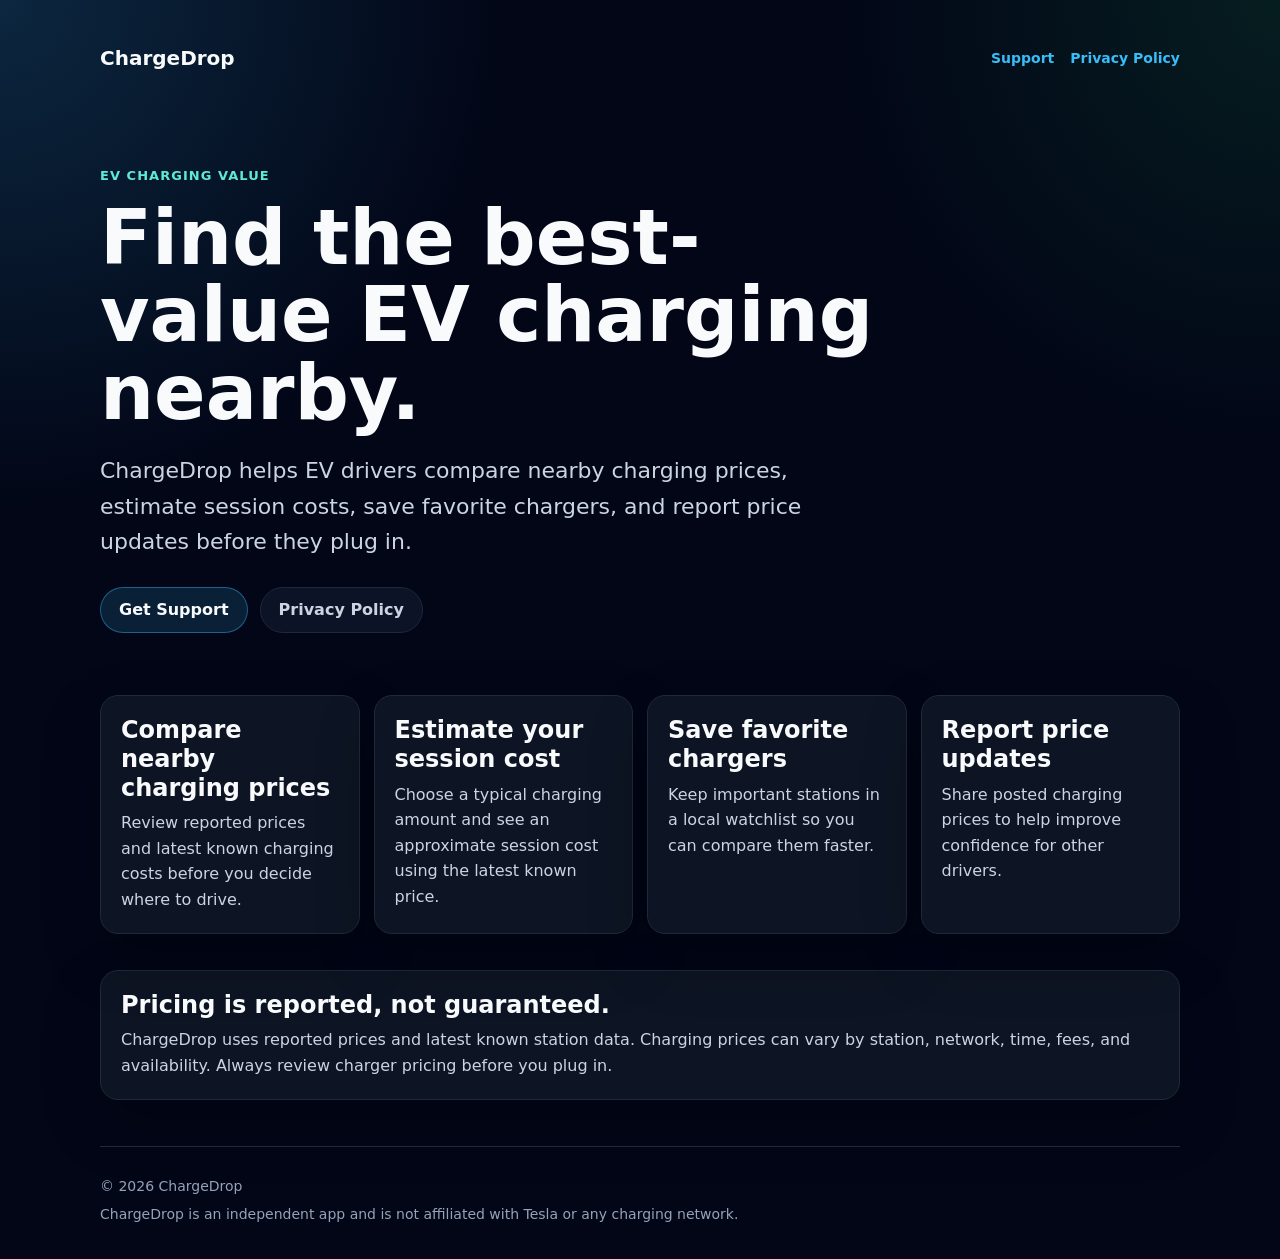
<file: index.html>
<!doctype html>
<html lang="en">
  <head>
    <meta charset="utf-8" />
    <meta name="viewport" content="width=device-width, initial-scale=1" />
    <title>ChargeDrop - EV charging value nearby</title>
    <meta
      name="description"
      content="ChargeDrop helps EV drivers compare nearby reported charging prices, estimate session costs, save favorite chargers, and report price updates."
    />
    <link rel="stylesheet" href="./styles.css" />
  </head>
  <body>
    <main class="page">
      <nav class="nav" aria-label="Primary">
        <a class="brand" href="/chargedrop-website/">ChargeDrop</a>
        <div class="nav-links">
          <a href="/chargedrop-website/support/">Support</a>
          <a href="/chargedrop-website/privacy/">Privacy Policy</a>
        </div>
      </nav>

      <section class="hero">
        <p class="eyebrow">EV charging value</p>
        <h1>Find the best-value EV charging nearby.</h1>
        <p class="lead">
          ChargeDrop helps EV drivers compare nearby charging prices, estimate
          session costs, save favorite chargers, and report price updates before
          they plug in.
        </p>
        <div class="actions">
          <a class="button" href="/chargedrop-website/support/">Get Support</a>
          <a class="button secondary" href="/chargedrop-website/privacy/">Privacy Policy</a>
        </div>
      </section>

      <section class="grid" aria-label="ChargeDrop features">
        <article class="card">
          <h2>Compare nearby charging prices</h2>
          <p>
            Review reported prices and latest known charging costs before you
            decide where to drive.
          </p>
        </article>
        <article class="card">
          <h2>Estimate your session cost</h2>
          <p>
            Choose a typical charging amount and see an approximate session cost
            using the latest known price.
          </p>
        </article>
        <article class="card">
          <h2>Save favorite chargers</h2>
          <p>
            Keep important stations in a local watchlist so you can compare them
            faster.
          </p>
        </article>
        <article class="card">
          <h2>Report price updates</h2>
          <p>
            Share posted charging prices to help improve confidence for other
            drivers.
          </p>
        </article>
      </section>

      <section class="card">
        <h2>Pricing is reported, not guaranteed.</h2>
        <p>
          ChargeDrop uses reported prices and latest known station data. Charging
          prices can vary by station, network, time, fees, and availability.
          Always review charger pricing before you plug in.
        </p>
      </section>

      <footer class="footer">
        <p>&copy; 2026 ChargeDrop</p>
        <p>
          ChargeDrop is an independent app and is not affiliated with Tesla or
          any charging network.
        </p>
      </footer>
    </main>
  </body>
</html>
</file>
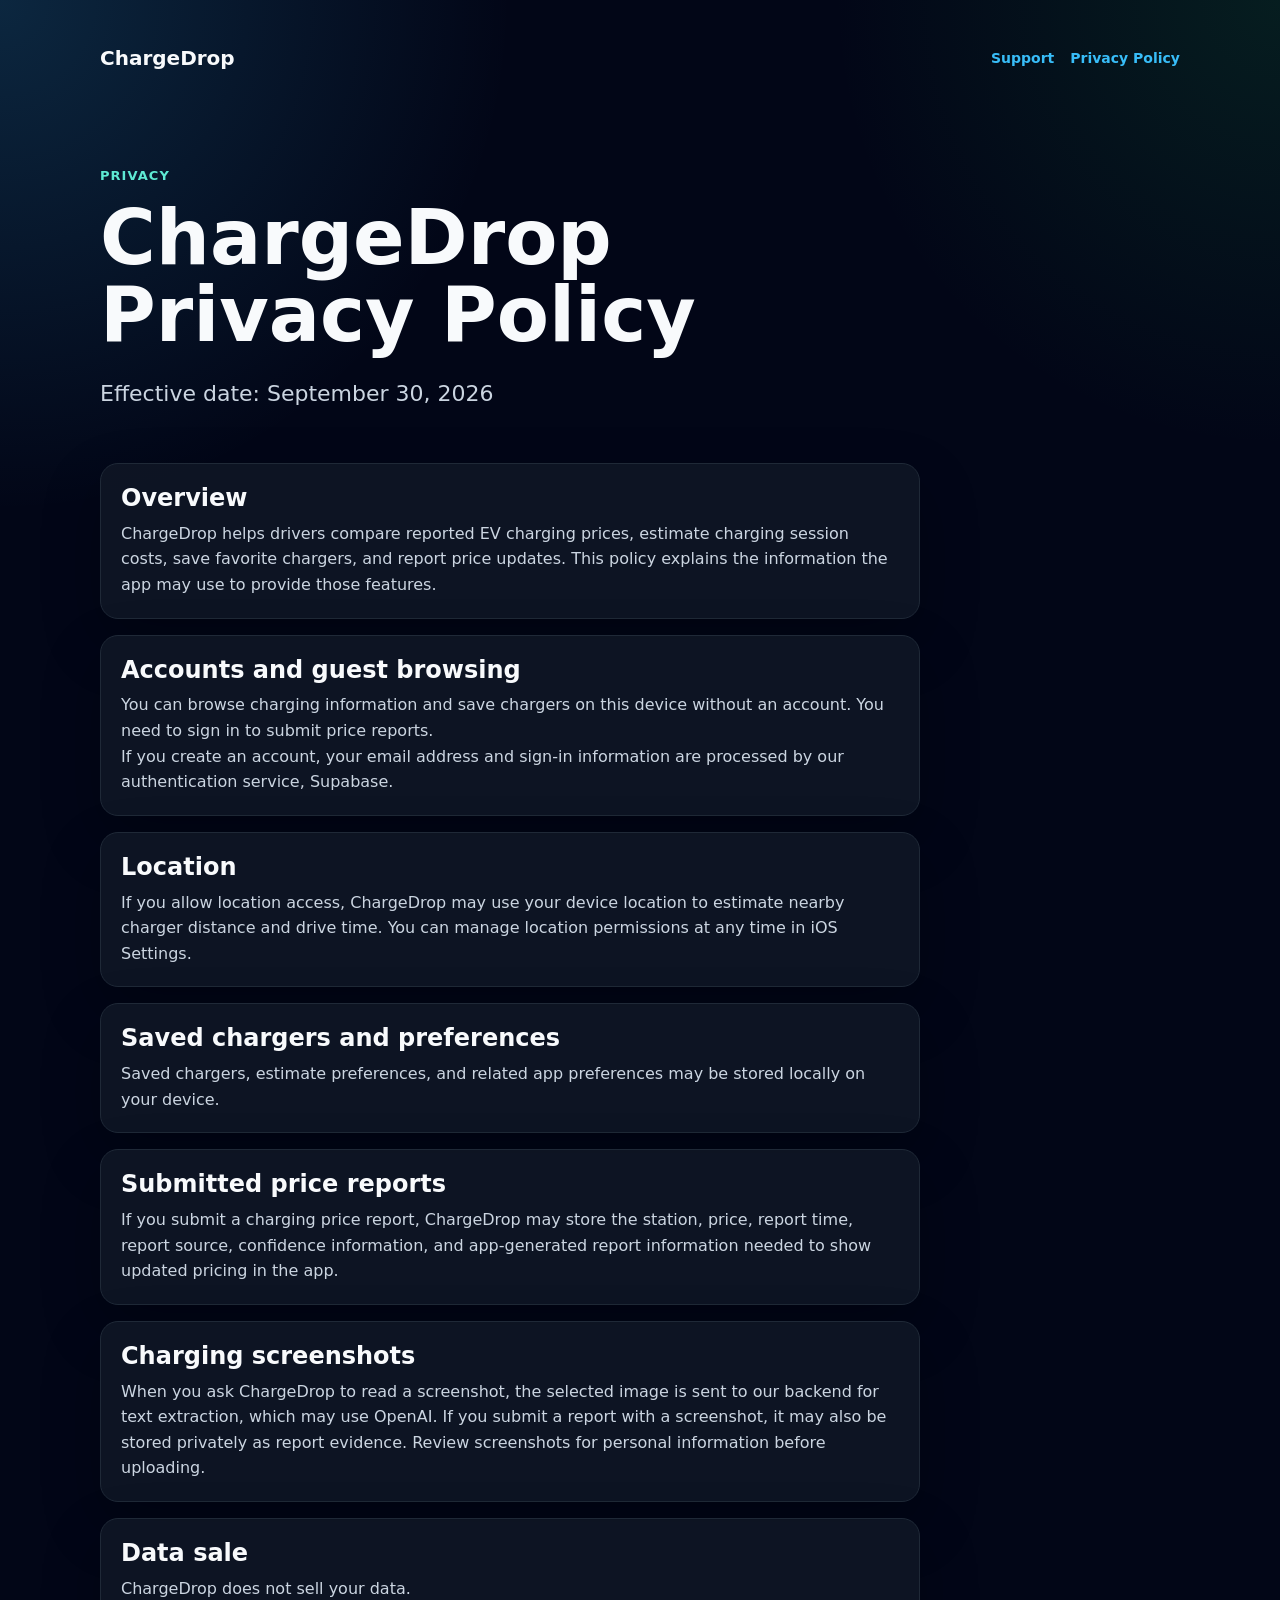
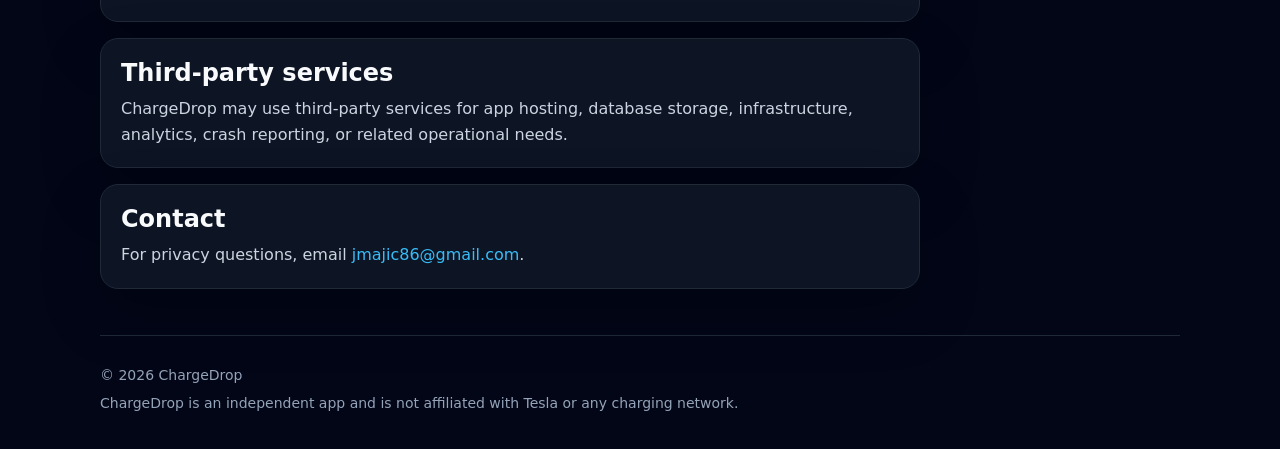
<file: privacy/index.html>
<!doctype html>
<html lang="en">
  <head>
    <meta charset="utf-8" />
    <meta name="viewport" content="width=device-width, initial-scale=1" />
    <title>ChargeDrop Privacy Policy</title>
    <meta
      name="description"
      content="ChargeDrop Privacy Policy covering location use, local saved preferences, submitted price reports, screenshots, and third-party services."
    />
    <link rel="stylesheet" href="../styles.css" />
  </head>
  <body>
    <main class="page">
      <nav class="nav" aria-label="Primary">
        <a class="brand" href="/chargedrop-website/">ChargeDrop</a>
        <div class="nav-links">
          <a href="/chargedrop-website/support/">Support</a>
          <a href="/chargedrop-website/privacy/">Privacy Policy</a>
        </div>
      </nav>

      <section class="hero">
        <p class="eyebrow">Privacy</p>
        <h1>ChargeDrop Privacy Policy</h1>
        <p class="lead">Effective date: September 30, 2026</p>
      </section>

      <section class="content">
        <article class="card">
          <h2>Overview</h2>
          <p>
            ChargeDrop helps drivers compare reported EV charging prices,
            estimate charging session costs, save favorite chargers, and report
            price updates. This policy explains the information the app may use
            to provide those features.
          </p>
        </article>

        <article class="card">
          <h2>Accounts and guest browsing</h2>
          <p>
            You can browse charging information and save chargers on this device without an account. You need to sign in to submit price reports.
          </p>
          <p>
            If you create an account, your email address and sign-in information are processed by our authentication service, Supabase.
          </p>
        </article>

        <article class="card">
          <h2>Location</h2>
          <p>
            If you allow location access, ChargeDrop may use your device location
            to estimate nearby charger distance and drive time. You can manage
            location permissions at any time in iOS Settings.
          </p>
        </article>

        <article class="card">
          <h2>Saved chargers and preferences</h2>
          <p>
            Saved chargers, estimate preferences, and related app preferences may
            be stored locally on your device.
          </p>
        </article>

        <article class="card">
          <h2>Submitted price reports</h2>
          <p>
            If you submit a charging price report, ChargeDrop may store the
            station, price, report time, report source, confidence information,
            and app-generated report information needed to show updated pricing
            in the app.
          </p>
        </article>

        <article class="card">
          <h2>Charging screenshots</h2>
          <p>
            When you ask ChargeDrop to read a screenshot, the selected image is sent to our backend for text extraction, which may use OpenAI. If you submit a report with a screenshot, it may also be stored privately as report evidence. Review screenshots for personal information before uploading.
          </p>
        </article>

        <article class="card">
          <h2>Data sale</h2>
          <p>ChargeDrop does not sell your data.</p>
        </article>

        <article class="card">
          <h2>Third-party services</h2>
          <p>
            ChargeDrop may use third-party services for app hosting, database
            storage, infrastructure, analytics, crash reporting, or related
            operational needs.
          </p>
        </article>

        <article class="card">
          <h2>Contact</h2>
          <p>
            For privacy questions, email
            <a href="mailto:jmajic86@gmail.com">jmajic86@gmail.com</a>.
          </p>
        </article>
      </section>

      <footer class="footer">
        <p>&copy; 2026 ChargeDrop</p>
        <p>
          ChargeDrop is an independent app and is not affiliated with Tesla or
          any charging network.
        </p>
      </footer>
    </main>
  </body>
</html>
</file>
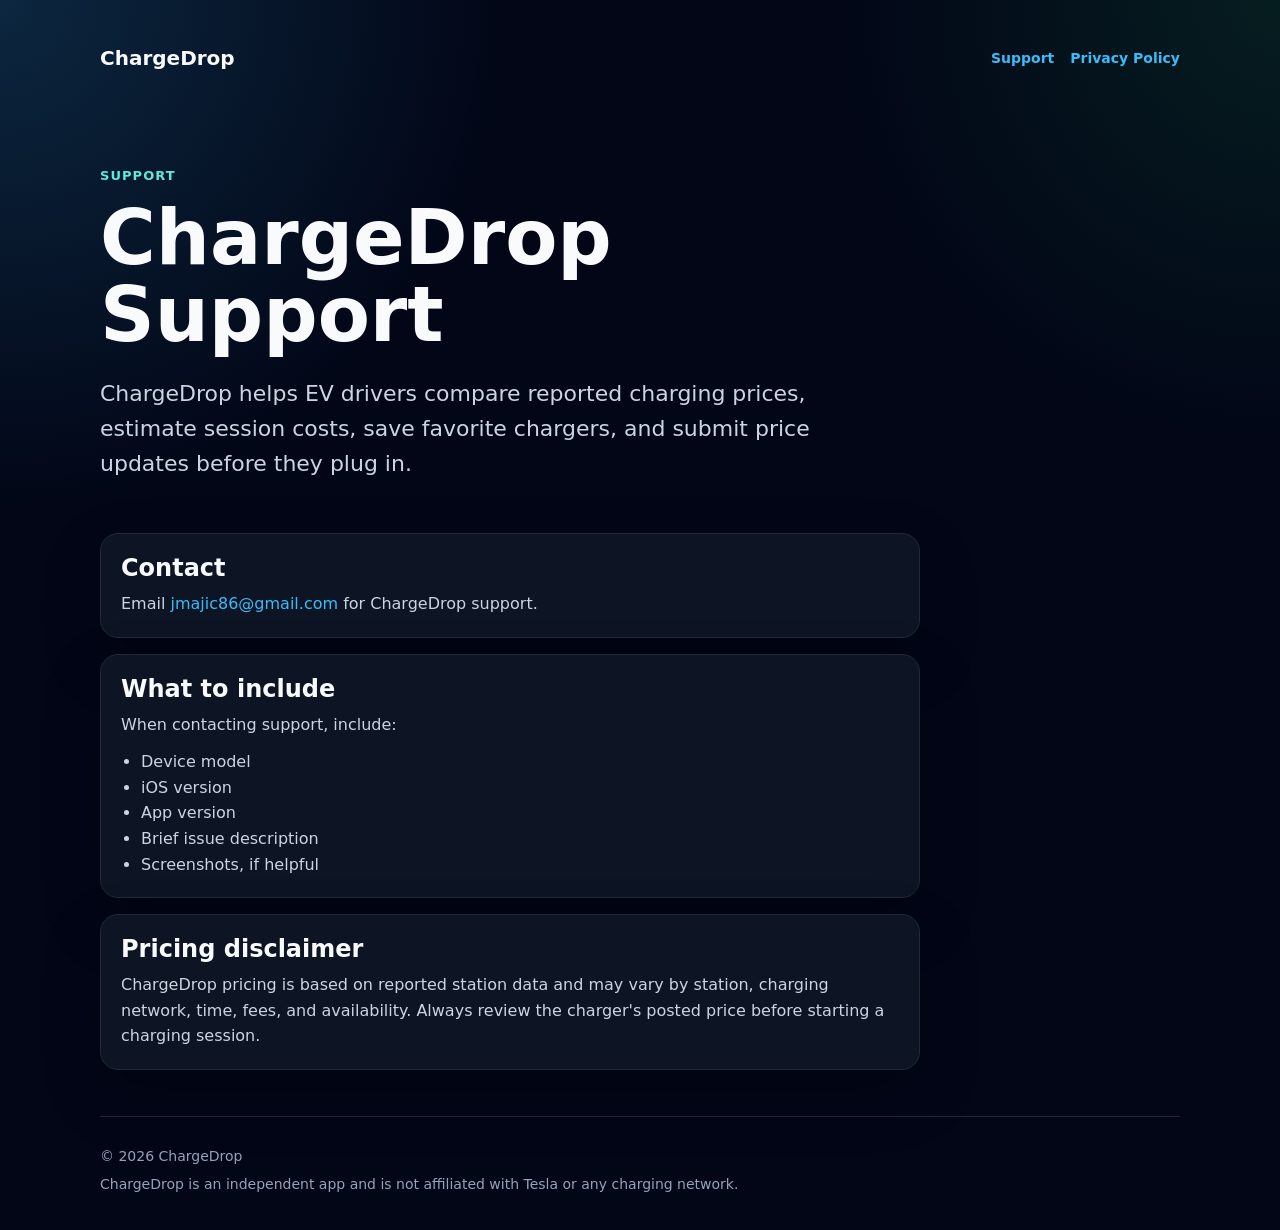
<file: support/index.html>
<!doctype html>
<html lang="en">
  <head>
    <meta charset="utf-8" />
    <meta name="viewport" content="width=device-width, initial-scale=1" />
    <title>ChargeDrop Support</title>
    <meta
      name="description"
      content="Get support for ChargeDrop, an app for comparing reported EV charging prices and estimating charging session costs."
    />
    <link rel="stylesheet" href="../styles.css" />
  </head>
  <body>
    <main class="page">
      <nav class="nav" aria-label="Primary">
        <a class="brand" href="/chargedrop-website/">ChargeDrop</a>
        <div class="nav-links">
          <a href="/chargedrop-website/support/">Support</a>
          <a href="/chargedrop-website/privacy/">Privacy Policy</a>
        </div>
      </nav>

      <section class="hero">
        <p class="eyebrow">Support</p>
        <h1>ChargeDrop Support</h1>
        <p class="lead">
          ChargeDrop helps EV drivers compare reported charging prices, estimate
          session costs, save favorite chargers, and submit price updates before
          they plug in.
        </p>
      </section>

      <section class="content">
        <article class="card">
          <h2>Contact</h2>
          <p>
            Email
            <a href="mailto:jmajic86@gmail.com">jmajic86@gmail.com</a>
            for ChargeDrop support.
          </p>
        </article>

        <article class="card">
          <h2>What to include</h2>
          <p>When contacting support, include:</p>
          <ul>
            <li>Device model</li>
            <li>iOS version</li>
            <li>App version</li>
            <li>Brief issue description</li>
            <li>Screenshots, if helpful</li>
          </ul>
        </article>

        <article class="card">
          <h2>Pricing disclaimer</h2>
          <p>
            ChargeDrop pricing is based on reported station data and may vary by
            station, charging network, time, fees, and availability. Always
            review the charger's posted price before starting a charging session.
          </p>
        </article>
      </section>

      <footer class="footer">
        <p>&copy; 2026 ChargeDrop</p>
        <p>
          ChargeDrop is an independent app and is not affiliated with Tesla or
          any charging network.
        </p>
      </footer>
    </main>
  </body>
</html>
</file>
<file: styles.css>
:root {
  color-scheme: dark;
  --bg: #020617;
  --panel: #0f172a;
  --panel-strong: #111827;
  --border: #1f2937;
  --text: #f8fafc;
  --muted: #cbd5e1;
  --subtle: #94a3b8;
  --blue: #38bdf8;
  --green: #22c55e;
  --teal: #5eead4;
}

* {
  box-sizing: border-box;
}

html {
  -webkit-text-size-adjust: 100%;
  text-size-adjust: 100%;
}

body {
  margin: 0;
  background:
    radial-gradient(circle at top left, rgba(56, 189, 248, 0.18), transparent 32rem),
    radial-gradient(circle at top right, rgba(34, 197, 94, 0.12), transparent 28rem),
    var(--bg);
  color: var(--text);
  font-family:
    Inter, ui-sans-serif, system-ui, -apple-system, BlinkMacSystemFont, "Segoe UI",
    sans-serif;
  line-height: 1.6;
  letter-spacing: normal;
  word-spacing: normal;
  overflow-wrap: normal;
  word-break: normal;
  hyphens: none;
  text-rendering: optimizeLegibility;
}

p,
li,
h1,
h2,
h3,
a,
.lead,
.brand,
.button {
  letter-spacing: normal;
  word-spacing: normal;
  overflow-wrap: normal;
  word-break: normal;
  hyphens: none;
}

a {
  color: var(--blue);
  text-decoration: none;
}

a:hover,
a:focus {
  text-decoration: underline;
}

.page {
  width: min(1080px, calc(100% - 32px));
  margin: 0 auto;
  padding: 28px 0;
}

.nav {
  display: flex;
  align-items: center;
  justify-content: space-between;
  gap: 20px;
  padding: 14px 0 36px;
}

.brand {
  color: var(--text);
  font-size: 20px;
  font-weight: 900;
}

.nav-links {
  display: flex;
  flex-wrap: wrap;
  gap: 16px;
  font-size: 14px;
  font-weight: 700;
}

.hero {
  padding: 56px 0 34px;
}

.eyebrow {
  color: var(--teal);
  font-size: 13px;
  font-weight: 800;
  letter-spacing: 0.08em;
  margin: 0 0 12px;
  text-transform: uppercase;
}

h1 {
  max-width: 820px;
  margin: 0;
  font-size: clamp(40px, 8vw, 76px);
  line-height: 1.02;
}

.lead {
  max-width: 720px;
  margin: 22px 0 0;
  color: var(--muted);
  font-size: clamp(18px, 3vw, 22px);
}

.actions {
  display: flex;
  flex-wrap: wrap;
  gap: 12px;
  margin-top: 28px;
}

.button {
  display: inline-flex;
  align-items: center;
  justify-content: center;
  min-height: 46px;
  border: 1px solid rgba(56, 189, 248, 0.42);
  border-radius: 999px;
  padding: 0 18px;
  background: rgba(56, 189, 248, 0.14);
  color: var(--text);
  font-weight: 900;
}

.button.secondary {
  border-color: var(--border);
  background: rgba(15, 23, 42, 0.82);
  color: var(--muted);
}

.grid {
  display: grid;
  grid-template-columns: repeat(4, minmax(0, 1fr));
  gap: 14px;
  margin: 28px 0 36px;
}

.card {
  min-width: 0;
  border: 1px solid var(--border);
  border-radius: 18px;
  background: rgba(17, 24, 39, 0.82);
  padding: 20px;
  box-shadow: 0 24px 60px rgba(0, 0, 0, 0.24);
}

.card h2,
.card h3 {
  margin: 0 0 8px;
  color: var(--text);
  line-height: 1.2;
}

.card p,
.card li {
  color: var(--muted);
}

.card p {
  margin: 0;
}

.content {
  display: grid;
  grid-template-columns: minmax(0, 1fr);
  gap: 16px;
  margin: 18px 0 36px;
}

.content .card {
  max-width: 820px;
}

ul {
  margin: 12px 0 0;
  padding-left: 20px;
}

.note {
  color: var(--subtle);
  font-size: 14px;
  margin-top: 24px;
}

.footer {
  border-top: 1px solid var(--border);
  margin-top: 46px;
  padding-top: 22px;
  color: var(--subtle);
  font-size: 14px;
}

.footer p {
  margin: 6px 0;
}

@media (max-width: 760px) {
  .page {
    width: min(100% - 24px, 1080px);
    padding-top: 18px;
  }

  .nav {
    align-items: flex-start;
    flex-direction: column;
    padding-bottom: 22px;
  }

  .hero {
    padding-top: 28px;
  }

  .grid {
    grid-template-columns: 1fr;
  }

  h1 {
    font-size: clamp(36px, 11vw, 52px);
    line-height: 1.06;
  }

  .lead {
    font-size: 17px;
    line-height: 1.55;
  }

  .card {
    padding: 18px;
  }
}
</file>
